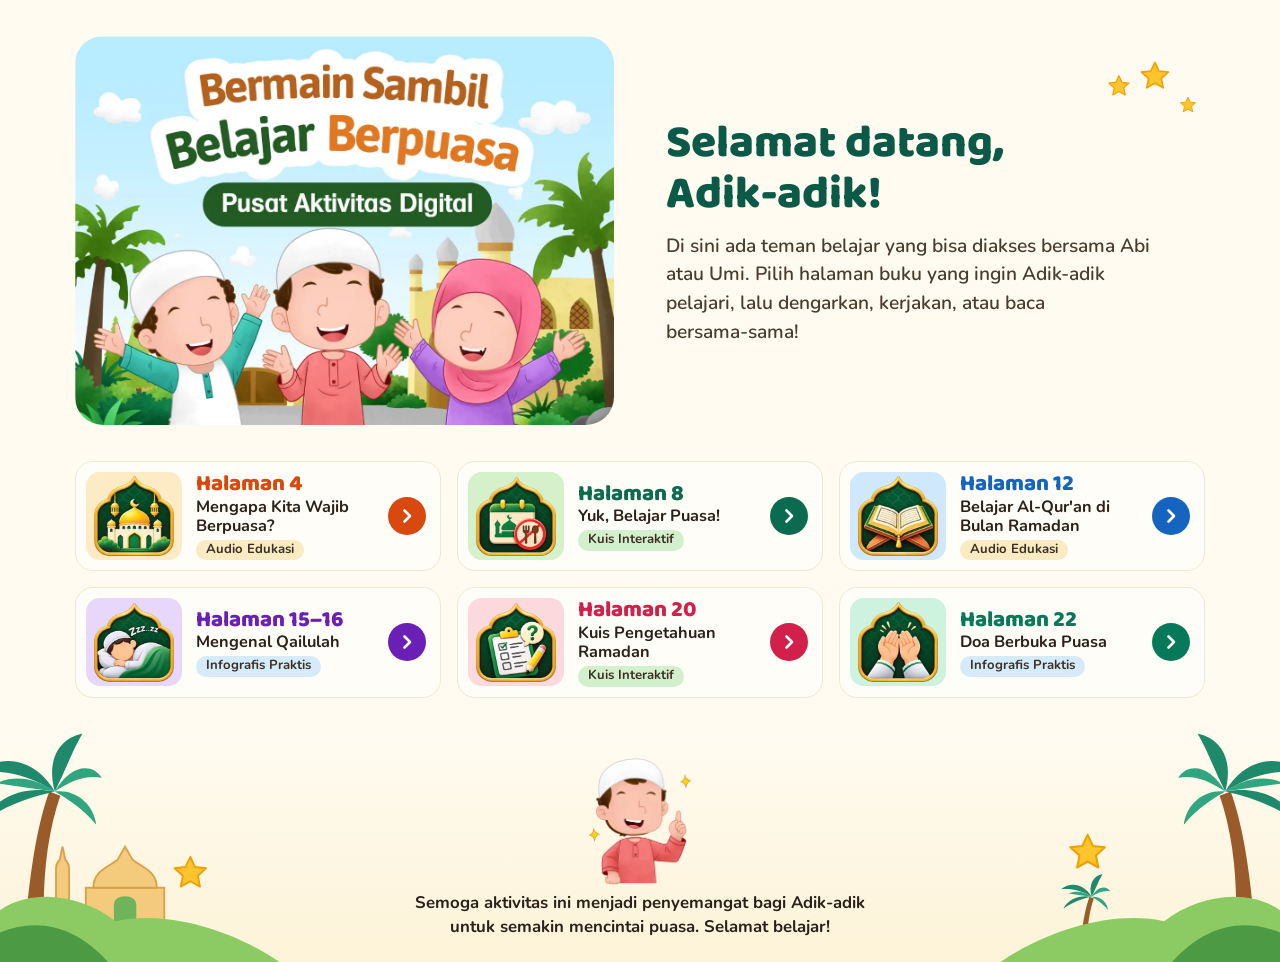
<file: index.html>
<!doctype html>
<html lang="id">
  <head>
    <meta charset="utf-8" />
    <meta
      name="viewport"
      content="width=device-width, initial-scale=1, viewport-fit=cover"
    />
    <title>Pusat Aktivitas Digital | Bermain Sambil Belajar Berpuasa</title>
    <meta
      name="description"
      content="Pusat aktivitas digital pendamping buku Bermain Sambil Belajar Berpuasa: audio, kuis, dan infografis untuk Adik-adik."
    />
    <meta name="theme-color" content="#CFE9F5" />
    <meta property="og:type" content="website" />
    <meta property="og:locale" content="id_ID" />
    <meta
      property="og:title"
      content="Pusat Aktivitas Digital | Bermain Sambil Belajar Berpuasa"
    />
    <meta
      property="og:description"
      content="Pusat aktivitas digital pendamping buku Bermain Sambil Belajar Berpuasa: audio, kuis, dan infografis untuk Adik-adik."
    />
    <link
      rel="icon"
      href="data:image/svg+xml,%3Csvg xmlns='http://www.w3.org/2000/svg' viewBox='0 0 24 24'%3E%3Cpath d='M12 1.8l3 6.5 7 .8-5.2 4.8 1.4 7-6.2-3.5-6.2 3.5 1.4-7L1.8 9.1l7-.8z' fill='%23FFC42E' stroke='%23F0A000' stroke-width='1.2' stroke-linejoin='round'/%3E%3C/svg%3E"
    />
    <link rel="preconnect" href="https://fonts.googleapis.com" />
    <link rel="preconnect" href="https://fonts.gstatic.com" crossorigin />
    <link
      href="https://fonts.googleapis.com/css2?family=Baloo+2:wght@700;800&family=Nunito:wght@600;700;800&display=swap"
      rel="stylesheet"
    />
    <style>
      :root {
        --cream: #fffbf0;
        --card: #fffdf8;
        --ink: #2b2118;
        --ink-soft: #4a3d30;
        --green-deep: #0b5a47;
        --line: #f1e8d3;
        --display: "Baloo 2", "Trebuchet MS", system-ui, sans-serif;
        --body: "Nunito", "Segoe UI", system-ui, sans-serif;
      }

      * {
        box-sizing: border-box;
      }

      html {
        -webkit-text-size-adjust: 100%;
      }

      body {
        margin: 0;
        background: var(--cream);
        color: var(--ink);
        font-family: var(--body);
        font-weight: 600;
        line-height: 1.4;
      }

      .app {
        position: relative;
        width: 100%;
        min-height: 100vh;
        min-height: 100dvh;
        overflow: hidden;
        background: var(--cream);
      }

      .sr-only {
        position: absolute;
        width: 1px;
        height: 1px;
        margin: -1px;
        overflow: hidden;
        clip-path: inset(50%);
        white-space: nowrap;
      }

      /* Ilustrasi utama */
      .hero {
        display: block;
      }

      .hero img {
        display: block;
        width: 100%;
        height: auto;
        aspect-ratio: 1200 / 866;
        object-fit: cover;
      }

      /* Pesan sambutan */
      .welcome {
        position: relative;
        z-index: 1;
        margin-top: -3px;
        padding: 0 40px 18px;
        background: var(--cream);
        text-align: center;
      }

      .cloud-edge {
        position: absolute;
        top: -20px;
        left: 0;
        display: block;
        width: 100%;
        height: 22px;
        color: var(--cream);
      }

      .welcome h2 {
        margin: 0 0 4px;
        padding-top: 4px;
        color: var(--green-deep);
        font-family: var(--display);
        font-size: clamp(1.45rem, 6.2vw, 1.75rem);
        font-weight: 800;
        line-height: 1.15;
      }

      .welcome p {
        margin: 0 auto;
        max-width: 34ch;
        color: var(--ink-soft);
        font-size: 0.95rem;
        line-height: 1.38;
      }

      .welcome .star {
        position: absolute;
      }
      .welcome .star-a {
        left: 11px;
        top: 62px;
        width: 24px;
      }
      .welcome .star-b {
        right: 10px;
        top: 58px;
        width: 26px;
      }
      .welcome .star-c {
        right: 22px;
        top: 96px;
        width: 17px;
      }

      .nowrap {
        white-space: nowrap;
      }

      /* Daftar halaman buku */
      .pages {
        position: relative;
        z-index: 1;
        display: grid;
        gap: 9px;
        margin: 0;
        padding: 0 14px 12px;
        list-style: none;
      }

      .page-link {
        display: grid;
        grid-template-columns: 88px minmax(0, 1fr) 38px;
        gap: 14px;
        align-items: center;
        min-height: 92px;
        padding: 7px 12px 7px 8px;
        border: 1px solid var(--line);
        border-radius: 18px;
        background: var(--card);
        color: inherit;
        text-decoration: none;
        transition:
          transform 120ms ease,
          border-color 120ms ease;
      }

      .page-link:hover {
        border-color: var(--accent);
      }
      .page-link:active {
        transform: scale(0.98);
      }

      .page-link:focus-visible {
        outline: 3px solid var(--accent);
        outline-offset: 2px;
      }

      .tile {
        display: grid;
        place-items: center;
        width: 88px;
        height: 76px;
        border-radius: 14px;
        background: var(--tile);
      }

      .tile img {
        display: block;
        width: 70px;
        height: 70px;
        object-fit: contain;
      }

      .page-info {
        min-width: 0;
      }

      .page-number {
        display: block;
        color: var(--accent);
        font-family: var(--display);
        font-size: 1.28rem;
        font-weight: 800;
        line-height: 1.1;
      }

      .page-title {
        display: block;
        margin-top: 1px;
        color: var(--ink);
        font-size: 0.96rem;
        font-weight: 700;
        line-height: 1.16;
      }

      .chip {
        display: inline-block;
        margin-top: 4px;
        padding: 1px 10px 2px;
        border-radius: 999px;
        background: var(--chip);
        color: #3b3024;
        font-size: 0.78rem;
        font-weight: 700;
        line-height: 1.35;
      }

      .chip-sand {
        --chip: #fbebc3;
      }
      .chip-mint {
        --chip: #d3f0cc;
      }
      .chip-sky {
        --chip: #d6ebfa;
      }

      .go {
        display: grid;
        place-items: center;
        width: 34px;
        height: 34px;
        justify-self: end;
        border-radius: 50%;
        background: var(--accent);
        color: #fff;
      }

      .go svg {
        width: 16px;
        height: 16px;
      }

      .p-orange {
        --accent: #d9480f;
        --tile: #fcebc4;
      }
      .p-green {
        --accent: #0b6b4f;
        --tile: #d5f1cb;
      }
      .p-blue {
        --accent: #1565c0;
        --tile: #cfe8fb;
      }
      .p-purple {
        --accent: #6a1fb5;
        --tile: #e7d8fb;
      }
      .p-pink {
        --accent: #d21f4c;
        --tile: #fcd9dd;
      }
      .p-mint {
        --accent: #067a58;
        --tile: #cdf2dd;
      }

      /* Pesan penutup */
      .closing {
        position: relative;
        padding: 16px 58px 82px;
        background: linear-gradient(#fffbf0, #fdf3d8);
        text-align: center;
      }

      .closing-kid {
        position: relative;
        z-index: 1;
        display: block;
        width: 104px;
        height: auto;
        margin: 0 auto 6px;
      }

      .closing p {
        position: relative;
        z-index: 1;
        margin: 0;
        color: var(--ink);
        font-size: 0.86rem;
        font-weight: 700;
        line-height: 1.32;
      }

      .scene {
        position: absolute;
        bottom: 0;
        display: block;
        width: 150px;
        height: 132px;
      }

      .scene-left {
        left: 0;
      }
      .scene-right {
        right: 0;
      }

      /* Tablet dan desktop */
      @media (min-width: 720px) {
        .app {
          display: grid;
          grid-template-columns:
            minmax(24px, 1fr)
            minmax(0, 580px)
            minmax(0, 580px)
            minmax(24px, 1fr);
          grid-template-rows: auto auto 1fr;
          column-gap: clamp(24px, 4vw, 56px);
          row-gap: clamp(24px, 3vw, 36px);
          padding-top: clamp(24px, 3vw, 36px);
        }

        .hero {
          grid-column: 2;
          grid-row: 1;
        }

        .hero img {
          border-radius: 28px;
        }

        .welcome {
          grid-column: 3;
          grid-row: 1;
          align-self: center;
          margin-top: 0;
          padding: 24px 0;
          background: none;
          text-align: left;
        }

        .cloud-edge {
          display: none;
        }

        .welcome h2 {
          margin-bottom: 12px;
          font-size: clamp(2rem, 3.6vw, 3rem);
          line-height: 1.1;
        }

        .welcome p {
          margin: 0;
          max-width: 42ch;
          font-size: clamp(1rem, 1.5vw, 1.2rem);
          line-height: 1.5;
        }

        .welcome .star-a {
          left: auto;
          right: 74px;
          top: -16px;
          width: 24px;
        }
        .welcome .star-b {
          right: 34px;
          top: -30px;
          width: 32px;
        }
        .welcome .star-c {
          right: 8px;
          top: 6px;
          width: 18px;
        }

        .pages {
          grid-column: 2 / 4;
          grid-row: 2;
          grid-template-columns: repeat(2, minmax(0, 1fr));
          grid-auto-rows: 1fr;
          gap: 16px;
          padding: 0;
        }

        .page-link {
          height: 100%;
          grid-template-columns: 96px minmax(0, 1fr) 38px;
          padding: 10px 14px 10px 10px;
        }

        .tile {
          width: 96px;
          height: 88px;
        }
        .tile img {
          width: 80px;
          height: 80px;
        }
        .page-number {
          font-size: 1.4rem;
        }
        .page-title {
          font-size: 1.02rem;
        }
        .chip {
          font-size: 0.82rem;
        }
        .go {
          width: 38px;
          height: 38px;
        }

        .closing {
          grid-column: 1 / -1;
          grid-row: 3;
          display: grid;
          place-items: center;
          align-self: end;
          min-height: clamp(150px, 17vw, 240px);
          padding: 24px clamp(170px, 24vw, 340px);
        }

        .closing p {
          max-width: 46ch;
          font-size: 1.05rem;
          line-height: 1.4;
        }

        .scene {
          width: clamp(170px, 22vw, 280px);
          height: auto;
          aspect-ratio: 150 / 132;
        }
      }

      @media (min-width: 720px) and (max-width: 899px) {
        .welcome .star-a {
          display: none;
        }
        .welcome .star-b {
          right: 26px;
          top: 0;
          width: 26px;
        }
        .welcome .star-c {
          right: 4px;
          top: 30px;
          width: 16px;
        }
      }

      @media (min-width: 1080px) {
        .pages {
          grid-template-columns: repeat(3, minmax(0, 1fr));
        }
      }

      @media (max-width: 359px) {
        .welcome {
          padding-inline: 32px;
        }
        .page-link {
          grid-template-columns: 72px minmax(0, 1fr) 34px;
          gap: 10px;
        }
        .tile {
          width: 72px;
          height: 68px;
        }
        .tile img {
          width: 60px;
          height: 60px;
        }
        .welcome .star-a,
        .welcome .star-b {
          width: 19px;
        }
        .welcome .star-a {
          left: 7px;
        }
        .welcome .star-b {
          right: 7px;
        }
        .welcome .star-c {
          display: none;
        }
        .closing {
          padding-inline: 48px;
        }
        .scene {
          width: 120px;
          height: 106px;
        }
      }

      @media (prefers-reduced-motion: reduce) {
        .page-link {
          transition: none;
        }
        .page-link:active {
          transform: none;
        }
      }
    </style>
  </head>
  <body>
    <svg width="0" height="0" style="position: absolute" aria-hidden="true">
      <defs>
        <symbol id="star" viewBox="0 0 24 24">
          <path
            d="M12 1.8l3 6.5 7 .8-5.2 4.8 1.4 7-6.2-3.5-6.2 3.5 1.4-7L1.8 9.100l7-.8z"
            fill="#FFC42E"
            stroke="#F0A000"
            stroke-width="1.2"
            stroke-linejoin="round"
          />
        </symbol>
        <symbol id="chevron" viewBox="0 0 16 16">
          <path
            d="M5.5 2.500L11 8l-5.5 5.5"
            fill="none"
            stroke="currentColor"
            stroke-width="2.6"
            stroke-linecap="round"
            stroke-linejoin="round"
          />
        </symbol>
        <symbol id="palm" viewBox="0 0 100 130">
          <path
            d="M44 128 C47 96 52 66 60 44 L68 47 C60 70 56 98 56 128 Z"
            fill="#9A5B2A"
          />
          <g fill="#1F8A6B">
            <path d="M64 44 C50 20 26 16 8 30 C26 28 46 32 64 44Z" />
            <path d="M64 44 C44 40 22 46 12 66 C28 54 46 48 64 44Z" />
            <path d="M64 44 C58 22 66 6 84 2 C76 16 72 28 64 44Z" />
          </g>
          <g fill="#2FA67F">
            <path d="M64 44 C74 26 90 22 98 34 C86 32 76 36 64 44Z" />
            <path d="M64 44 C78 42 92 52 94 68 C84 56 74 50 64 44Z" />
            <path d="M64 44 C50 34 34 32 22 38 C36 40 50 42 64 44Z" />
          </g>
        </symbol>
      </defs>
    </svg>

    <main class="app">
      <header class="hero">
        <h1 class="sr-only">
          Bermain Sambil Belajar Berpuasa: Pusat Aktivitas Digital
        </h1>
        <img
          src="gambar/sampul.webp"
          width="1200"
          height="866"
          alt="Tiga anak bersorak gembira di depan masjid, dengan judul Bermain Sambil Belajar Berpuasa dan label Pusat Aktivitas Digital."
        />
      </header>

      <section class="welcome" aria-labelledby="sambutan">
        <svg
          class="cloud-edge"
          viewBox="0 0 480 22"
          preserveAspectRatio="none"
          aria-hidden="true"
        >
          <path
            fill="currentColor"
            d="M0 22V16C14 4 34 4 48 12C60 0 88 0 102 10C112 8 124 8 132 8H348C356 8 368 8 378 10C392 0 420 0 432 12C446 4 466 4 480 16V22Z"
          />
        </svg>
        <svg class="star star-a" viewBox="0 0 24 24" aria-hidden="true">
          <use href="#star" />
        </svg>
        <svg class="star star-b" viewBox="0 0 24 24" aria-hidden="true">
          <use href="#star" />
        </svg>
        <svg class="star star-c" viewBox="0 0 24 24" aria-hidden="true">
          <use href="#star" />
        </svg>
        <h2 id="sambutan">
          Selamat datang, <span class="nowrap">Adik-adik!</span>
        </h2>
        <p>
          Di sini ada teman belajar yang bisa diakses bersama Abi atau Umi.
          Pilih halaman buku yang ingin Adik-adik pelajari, lalu dengarkan,
          kerjakan, atau baca <span class="nowrap">bersama-sama!</span>
        </p>
      </section>

      <ul class="pages">
        <li class="p-orange">
          <a class="page-link" href="halaman-4.html">
            <span class="tile"
              ><img
                src="gambar/ikon-halaman-4.webp"
                width="240"
                height="240"
                alt=""
            /></span>
            <span class="page-info">
              <span class="page-number">Halaman 4</span>
              <span class="page-title">Mengapa Kita Wajib Berpuasa?</span>
              <span class="chip chip-sand">Audio Edukasi</span>
            </span>
            <span class="go" aria-hidden="true"
              ><svg viewBox="0 0 16 16"><use href="#chevron" /></svg
            ></span>
          </a>
        </li>

        <li class="p-green">
          <a class="page-link" href="halaman-8.html">
            <span class="tile"
              ><img
                src="gambar/ikon-halaman-8.webp"
                width="240"
                height="240"
                alt=""
            /></span>
            <span class="page-info">
              <span class="page-number">Halaman 8</span>
              <span class="page-title">Yuk, Belajar Puasa!</span>
              <span class="chip chip-mint">Kuis Interaktif</span>
            </span>
            <span class="go" aria-hidden="true"
              ><svg viewBox="0 0 16 16"><use href="#chevron" /></svg
            ></span>
          </a>
        </li>

        <li class="p-blue">
          <a class="page-link" href="halaman-12.html">
            <span class="tile"
              ><img
                src="gambar/ikon-halaman-12.webp"
                width="240"
                height="240"
                alt=""
            /></span>
            <span class="page-info">
              <span class="page-number">Halaman 12</span>
              <span class="page-title">Belajar Al-Qur'an di Bulan Ramadan</span>
              <span class="chip chip-sand">Audio Edukasi</span>
            </span>
            <span class="go" aria-hidden="true"
              ><svg viewBox="0 0 16 16"><use href="#chevron" /></svg
            ></span>
          </a>
        </li>

        <li class="p-purple">
          <a class="page-link" href="halaman-15-16.html">
            <span class="tile"
              ><img
                src="gambar/ikon-halaman-15-16.webp"
                width="240"
                height="240"
                alt=""
            /></span>
            <span class="page-info">
              <span class="page-number nowrap">Halaman 15&ndash;16</span>
              <span class="page-title">Mengenal Qailulah</span>
              <span class="chip chip-sky">Infografis Praktis</span>
            </span>
            <span class="go" aria-hidden="true"
              ><svg viewBox="0 0 16 16"><use href="#chevron" /></svg
            ></span>
          </a>
        </li>

        <li class="p-pink">
          <a class="page-link" href="halaman-20.html">
            <span class="tile"
              ><img
                src="gambar/ikon-halaman-20.webp"
                width="240"
                height="240"
                alt=""
            /></span>
            <span class="page-info">
              <span class="page-number">Halaman 20</span>
              <span class="page-title">Kuis Pengetahuan Ramadan</span>
              <span class="chip chip-mint">Kuis Interaktif</span>
            </span>
            <span class="go" aria-hidden="true"
              ><svg viewBox="0 0 16 16"><use href="#chevron" /></svg
            ></span>
          </a>
        </li>

        <li class="p-mint">
          <a class="page-link" href="halaman-22.html">
            <span class="tile"
              ><img
                src="gambar/ikon-halaman-22.webp"
                width="240"
                height="240"
                alt=""
            /></span>
            <span class="page-info">
              <span class="page-number">Halaman 22</span>
              <span class="page-title">Doa Berbuka Puasa</span>
              <span class="chip chip-sky">Infografis Praktis</span>
            </span>
            <span class="go" aria-hidden="true"
              ><svg viewBox="0 0 16 16"><use href="#chevron" /></svg
            ></span>
          </a>
        </li>
      </ul>

      <footer class="closing">
        <svg class="scene scene-left" viewBox="0 0 150 132" aria-hidden="true">
          <use href="#palm" x="-18" y="6" width="74" height="100" />
          <g fill="#F4CB7D" stroke="#D9A24A" stroke-width="1">
            <path d="M30 108V82c0-2 1-4 2-5l1.5-7 1.5 7c1 1 2 3 2 5v26z" />
            <rect x="46" y="92" width="42" height="18" />
            <path d="M50 92c0-9 8-11 13-15l4-7 4 7c5 4 13 6 13 15z" />
          </g>
          <path d="M61 110v-9c0-6 12-6 12 0v9z" fill="#6FB35A" />
          <path
            d="M0 132V104c18-12 44-8 62 6 26-6 62 4 88 22z"
            fill="#8CCB63"
          />
          <path d="M0 132v-16c20-8 40-4 58 16z" fill="#4C9A44" />
          <use href="#star" x="92" y="74" width="20" height="20" />
        </svg>
        <svg class="scene scene-right" viewBox="0 0 150 132" aria-hidden="true">
          <g transform="translate(150 0) scale(-1 1)">
            <use href="#palm" x="-18" y="6" width="74" height="100" />
          </g>
          <use href="#palm" x="30" y="84" width="30" height="38" />
          <path
            d="M150 132V104c-18-12-44-8-62 6-26-6-62 4-88 22z"
            fill="#8CCB63"
          />
          <path d="M150 132v-16c-20-8-40-4-58 16z" fill="#4C9A44" />
          <use href="#star" x="36" y="62" width="22" height="22" />
        </svg>
        <img
          class="closing-kid"
          src="assets/maskot.webp"
          width="420"
          height="515"
          alt=""
        />
        <p>
          Semoga aktivitas ini menjadi penyemangat bagi
          <span class="nowrap">Adik-adik</span> untuk semakin mencintai puasa.
          Selamat belajar!
        </p>
      </footer>
    </main>
  </body>
</html>
</file>
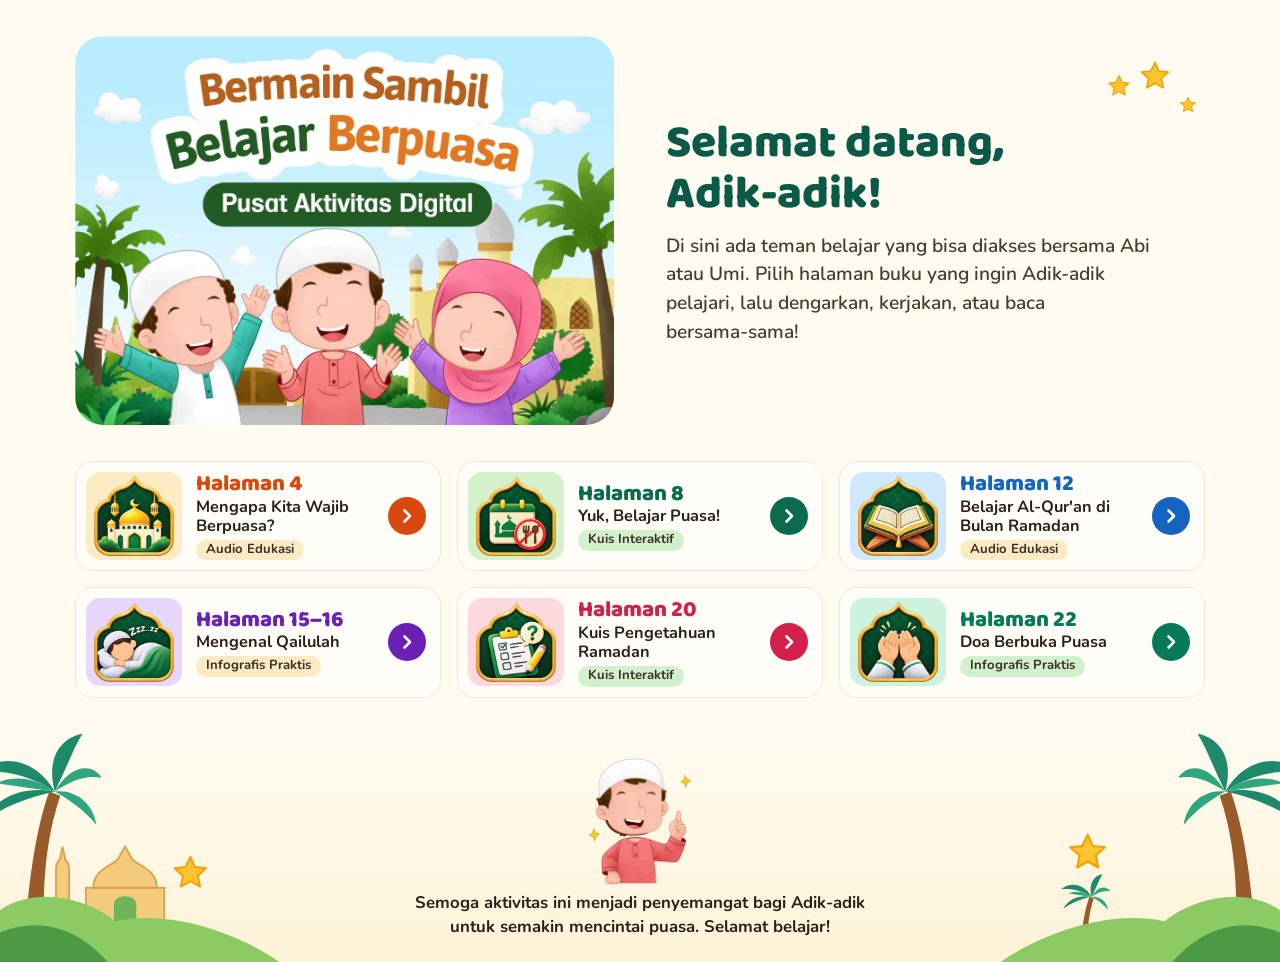
<file: halaman_utama.html>
<!doctype html>
<html lang="id">
<head>
<meta charset="utf-8">
<meta name="viewport" content="width=device-width, initial-scale=1, viewport-fit=cover">
<title>Pusat Aktivitas Digital | Bermain Sambil Belajar Berpuasa</title>
<meta name="description" content="Pusat aktivitas digital pendamping buku Bermain Sambil Belajar Berpuasa: audio, kuis, dan infografis untuk Adik-adik.">
<meta name="theme-color" content="#CFE9F5">
<meta property="og:type" content="website">
<meta property="og:locale" content="id_ID">
<meta property="og:title" content="Pusat Aktivitas Digital | Bermain Sambil Belajar Berpuasa">
<meta property="og:description" content="Pusat aktivitas digital pendamping buku Bermain Sambil Belajar Berpuasa: audio, kuis, dan infografis untuk Adik-adik.">
<link rel="icon" href="data:image/svg+xml,%3Csvg xmlns='http://www.w3.org/2000/svg' viewBox='0 0 24 24'%3E%3Cpath d='M12 1.8l3 6.5 7 .8-5.2 4.8 1.4 7-6.2-3.5-6.2 3.5 1.4-7L1.8 9.1l7-.8z' fill='%23FFC42E' stroke='%23F0A000' stroke-width='1.2' stroke-linejoin='round'/%3E%3C/svg%3E">
<link rel="preconnect" href="https://fonts.googleapis.com">
<link rel="preconnect" href="https://fonts.gstatic.com" crossorigin>
<link href="https://fonts.googleapis.com/css2?family=Baloo+2:wght@700;800&family=Nunito:wght@600;700;800&display=swap" rel="stylesheet">
<style>
  :root {
    --cream: #FFFBF0;
    --card: #FFFDF8;
    --ink: #2B2118;
    --ink-soft: #4A3D30;
    --green-deep: #0B5A47;
    --line: #F1E8D3;
    --display: "Baloo 2", "Trebuchet MS", system-ui, sans-serif;
    --body: "Nunito", "Segoe UI", system-ui, sans-serif;
  }

  * { box-sizing: border-box; }

  html { -webkit-text-size-adjust: 100%; }

  body {
    margin: 0;
    background: var(--cream);
    color: var(--ink);
    font-family: var(--body);
    font-weight: 600;
    line-height: 1.4;
  }

  .app {
    position: relative;
    width: 100%;
    min-height: 100vh;
    min-height: 100dvh;
    overflow: hidden;
    background: var(--cream);
  }

  .sr-only {
    position: absolute;
    width: 1px;
    height: 1px;
    margin: -1px;
    overflow: hidden;
    clip-path: inset(50%);
    white-space: nowrap;
  }

  /* Ilustrasi utama */
  .hero { display: block; }

  .hero img {
    display: block;
    width: 100%;
    height: auto;
    aspect-ratio: 1200 / 866;
    object-fit: cover;
  }


  /* Pesan sambutan */
  .welcome {
    position: relative;
    z-index: 1;
    margin-top: -3px;
    padding: 0 40px 18px;
    background: var(--cream);
    text-align: center;
  }

  .cloud-edge {
    position: absolute;
    top: -20px;
    left: 0;
    display: block;
    width: 100%;
    height: 22px;
    color: var(--cream);
  }

  .welcome h2 {
    margin: 0 0 4px;
    padding-top: 4px;
    color: var(--green-deep);
    font-family: var(--display);
    font-size: clamp(1.45rem, 6.2vw, 1.75rem);
    font-weight: 800;
    line-height: 1.15;
  }

  .welcome p {
    margin: 0 auto;
    max-width: 34ch;
    color: var(--ink-soft);
    font-size: 0.95rem;
    line-height: 1.38;
  }

  .welcome .star { position: absolute; }
  .welcome .star-a { left: 11px; top: 62px; width: 24px; }
  .welcome .star-b { right: 10px; top: 58px; width: 26px; }
  .welcome .star-c { right: 22px; top: 96px; width: 17px; }

  .nowrap { white-space: nowrap; }

  /* Daftar halaman buku */
  .pages {
    position: relative;
    z-index: 1;
    display: grid;
    gap: 9px;
    margin: 0;
    padding: 0 14px 12px;
    list-style: none;
  }

  .page-link {
    display: grid;
    grid-template-columns: 88px minmax(0, 1fr) 38px;
    gap: 14px;
    align-items: center;
    min-height: 92px;
    padding: 7px 12px 7px 8px;
    border: 1px solid var(--line);
    border-radius: 18px;
    background: var(--card);
    color: inherit;
    text-decoration: none;
    transition: transform 120ms ease, border-color 120ms ease;
  }

  .page-link:hover { border-color: var(--accent); }
  .page-link:active { transform: scale(0.98); }

  .page-link:focus-visible {
    outline: 3px solid var(--accent);
    outline-offset: 2px;
  }

  .tile {
    display: grid;
    place-items: center;
    width: 88px;
    height: 76px;
    border-radius: 14px;
    background: var(--tile);
  }

  .tile img { display: block; width: 70px; height: 70px; object-fit: contain; }

  .page-info { min-width: 0; }

  .page-number {
    display: block;
    color: var(--accent);
    font-family: var(--display);
    font-size: 1.28rem;
    font-weight: 800;
    line-height: 1.1;
  }

  .page-title {
    display: block;
    margin-top: 1px;
    color: var(--ink);
    font-size: 0.96rem;
    font-weight: 700;
    line-height: 1.16;
  }

  .chip {
    display: inline-block;
    margin-top: 4px;
    padding: 1px 10px 2px;
    border-radius: 999px;
    background: var(--chip);
    color: #3B3024;
    font-size: 0.78rem;
    font-weight: 700;
    line-height: 1.35;
  }

  .chip-sand { --chip: #FBEBC3; }
  .chip-mint { --chip: #D3F0CC; }

  .go {
    display: grid;
    place-items: center;
    width: 34px;
    height: 34px;
    justify-self: end;
    border-radius: 50%;
    background: var(--accent);
    color: #fff;
  }

  .go svg { width: 16px; height: 16px; }

  .p-orange { --accent: #D9480F; --tile: #FCEBC4; }
  .p-green  { --accent: #0B6B4F; --tile: #D5F1CB; }
  .p-blue   { --accent: #1565C0; --tile: #CFE8FB; }
  .p-purple { --accent: #6A1FB5; --tile: #E7D8FB; }
  .p-pink   { --accent: #D21F4C; --tile: #FCD9DD; }
  .p-mint   { --accent: #067A58; --tile: #CDF2DD; }

  /* Pesan penutup */
  .closing {
    position: relative;
    padding: 16px 58px 82px;
    background: linear-gradient(#FFFBF0, #FDF3D8);
    text-align: center;
  }

  .closing-kid {
    position: relative;
    z-index: 1;
    display: block;
    width: 104px;
    height: auto;
    margin: 0 auto 6px;
  }

  .closing p {
    position: relative;
    z-index: 1;
    margin: 0;
    color: var(--ink);
    font-size: 0.86rem;
    font-weight: 700;
    line-height: 1.32;
  }

  .scene {
    position: absolute;
    bottom: 0;
    display: block;
    width: 150px;
    height: 132px;
  }

  .scene-left { left: 0; }
  .scene-right { right: 0; }

  /* Tablet dan desktop */
  @media (min-width: 720px) {
    .app {
      display: grid;
      grid-template-columns:
        minmax(24px, 1fr)
        minmax(0, 580px)
        minmax(0, 580px)
        minmax(24px, 1fr);
      grid-template-rows: auto auto 1fr;
      column-gap: clamp(24px, 4vw, 56px);
      row-gap: clamp(24px, 3vw, 36px);
      padding-top: clamp(24px, 3vw, 36px);
    }

    .hero { grid-column: 2; grid-row: 1; }

    .hero img { border-radius: 28px; }

    .welcome {
      grid-column: 3;
      grid-row: 1;
      align-self: center;
      margin-top: 0;
      padding: 24px 0;
      background: none;
      text-align: left;
    }

    .cloud-edge { display: none; }

    .welcome h2 {
      margin-bottom: 12px;
      font-size: clamp(2rem, 3.6vw, 3rem);
      line-height: 1.1;
    }

    .welcome p {
      margin: 0;
      max-width: 42ch;
      font-size: clamp(1rem, 1.5vw, 1.2rem);
      line-height: 1.5;
    }

    .welcome .star-a { left: auto; right: 74px; top: -16px; width: 24px; }
    .welcome .star-b { right: 34px; top: -30px; width: 32px; }
    .welcome .star-c { right: 8px; top: 6px; width: 18px; }

    .pages {
      grid-column: 2 / 4;
      grid-row: 2;
      grid-template-columns: repeat(2, minmax(0, 1fr));
      grid-auto-rows: 1fr;
      gap: 16px;
      padding: 0;
    }

    .page-link {
      height: 100%;
      grid-template-columns: 96px minmax(0, 1fr) 38px;
      padding: 10px 14px 10px 10px;
    }

    .tile { width: 96px; height: 88px; }
    .tile img { width: 80px; height: 80px; }
    .page-number { font-size: 1.4rem; }
    .page-title { font-size: 1.02rem; }
    .chip { font-size: 0.82rem; }
    .go { width: 38px; height: 38px; }

    .closing {
      grid-column: 1 / -1;
      grid-row: 3;
      display: grid;
      place-items: center;
      align-self: end;
      min-height: clamp(150px, 17vw, 240px);
      padding: 24px clamp(170px, 24vw, 340px);
    }

    .closing p { max-width: 46ch; font-size: 1.05rem; line-height: 1.4; }

    .scene {
      width: clamp(170px, 22vw, 280px);
      height: auto;
      aspect-ratio: 150 / 132;
    }
  }

  @media (min-width: 720px) and (max-width: 899px) {
    .welcome .star-a { display: none; }
    .welcome .star-b { right: 26px; top: 0; width: 26px; }
    .welcome .star-c { right: 4px; top: 30px; width: 16px; }
  }

  @media (min-width: 1080px) {
    .pages { grid-template-columns: repeat(3, minmax(0, 1fr)); }
  }

  @media (max-width: 359px) {
    .welcome { padding-inline: 32px; }
    .page-link { grid-template-columns: 72px minmax(0, 1fr) 34px; gap: 10px; }
    .tile { width: 72px; height: 68px; }
    .tile img { width: 60px; height: 60px; }
    .welcome .star-a, .welcome .star-b { width: 19px; }
    .welcome .star-a { left: 7px; }
    .welcome .star-b { right: 7px; }
    .welcome .star-c { display: none; }
    .closing { padding-inline: 48px; }
    .scene { width: 120px; height: 106px; }
  }

  @media (prefers-reduced-motion: reduce) {
    .page-link { transition: none; }
    .page-link:active { transform: none; }
  }
</style>
</head>
<body>

<svg width="0" height="0" style="position:absolute" aria-hidden="true">
  <defs>
    <symbol id="star" viewBox="0 0 24 24">
      <path d="M12 1.8l3 6.5 7 .8-5.2 4.8 1.4 7-6.2-3.5-6.2 3.5 1.4-7L1.8 9.100l7-.8z" fill="#FFC42E" stroke="#F0A000" stroke-width="1.2" stroke-linejoin="round"/>
    </symbol>
    <symbol id="chevron" viewBox="0 0 16 16">
      <path d="M5.5 2.500L11 8l-5.5 5.5" fill="none" stroke="currentColor" stroke-width="2.6" stroke-linecap="round" stroke-linejoin="round"/>
    </symbol>
    <symbol id="palm" viewBox="0 0 100 130">
      <path d="M44 128 C47 96 52 66 60 44 L68 47 C60 70 56 98 56 128 Z" fill="#9A5B2A"/>
      <g fill="#1F8A6B">
        <path d="M64 44 C50 20 26 16 8 30 C26 28 46 32 64 44Z"/>
        <path d="M64 44 C44 40 22 46 12 66 C28 54 46 48 64 44Z"/>
        <path d="M64 44 C58 22 66 6 84 2 C76 16 72 28 64 44Z"/>
      </g>
      <g fill="#2FA67F">
        <path d="M64 44 C74 26 90 22 98 34 C86 32 76 36 64 44Z"/>
        <path d="M64 44 C78 42 92 52 94 68 C84 56 74 50 64 44Z"/>
        <path d="M64 44 C50 34 34 32 22 38 C36 40 50 42 64 44Z"/>
      </g>
    </symbol>
  </defs>
</svg>

<main class="app">

  <header class="hero">
    <h1 class="sr-only">Bermain Sambil Belajar Berpuasa: Pusat Aktivitas Digital</h1>
    <img src="gambar/sampul.webp" width="1200" height="866" alt="Tiga anak bersorak gembira di depan masjid, dengan judul Bermain Sambil Belajar Berpuasa dan label Pusat Aktivitas Digital.">
  </header>

  <section class="welcome" aria-labelledby="sambutan">
    <svg class="cloud-edge" viewBox="0 0 480 22" preserveAspectRatio="none" aria-hidden="true">
      <path fill="currentColor" d="M0 22V16C14 4 34 4 48 12C60 0 88 0 102 10C112 8 124 8 132 8H348C356 8 368 8 378 10C392 0 420 0 432 12C446 4 466 4 480 16V22Z"/>
    </svg>
    <svg class="star star-a" viewBox="0 0 24 24" aria-hidden="true"><use href="#star"/></svg>
    <svg class="star star-b" viewBox="0 0 24 24" aria-hidden="true"><use href="#star"/></svg>
    <svg class="star star-c" viewBox="0 0 24 24" aria-hidden="true"><use href="#star"/></svg>
    <h2 id="sambutan">Selamat datang, <span class="nowrap">Adik-adik!</span></h2>
    <p>Di sini ada teman belajar yang bisa diakses bersama Abi atau Umi. Pilih halaman buku yang ingin Adik-adik pelajari, lalu dengarkan, kerjakan, atau baca <span class="nowrap">bersama-sama!</span></p>
  </section>

  <ul class="pages">

    <li class="p-orange">
      <a class="page-link" href="halaman-4.html">
        <span class="tile"><img src="gambar/ikon-halaman-4.webp" width="240" height="240" alt=""></span>
        <span class="page-info">
          <span class="page-number">Halaman 4</span>
          <span class="page-title">Mengapa Kita Wajib Berpuasa?</span>
          <span class="chip chip-sand">Audio Edukasi</span>
        </span>
        <span class="go" aria-hidden="true"><svg viewBox="0 0 16 16"><use href="#chevron"/></svg></span>
      </a>
    </li>

    <li class="p-green">
      <a class="page-link" href="halaman-8.html">
        <span class="tile"><img src="gambar/ikon-halaman-8.webp" width="240" height="240" alt=""></span>
        <span class="page-info">
          <span class="page-number">Halaman 8</span>
          <span class="page-title">Yuk, Belajar Puasa!</span>
          <span class="chip chip-mint">Kuis Interaktif</span>
        </span>
        <span class="go" aria-hidden="true"><svg viewBox="0 0 16 16"><use href="#chevron"/></svg></span>
      </a>
    </li>

    <li class="p-blue">
      <a class="page-link" href="halaman-12.html">
        <span class="tile"><img src="gambar/ikon-halaman-12.webp" width="240" height="240" alt=""></span>
        <span class="page-info">
          <span class="page-number">Halaman 12</span>
          <span class="page-title">Belajar Al-Qur'an di Bulan Ramadan</span>
          <span class="chip chip-sand">Audio Edukasi</span>
        </span>
        <span class="go" aria-hidden="true"><svg viewBox="0 0 16 16"><use href="#chevron"/></svg></span>
      </a>
    </li>

    <li class="p-purple">
      <a class="page-link" href="halaman-15-16.html">
        <span class="tile"><img src="gambar/ikon-halaman-15-16.webp" width="240" height="240" alt=""></span>
        <span class="page-info">
          <span class="page-number nowrap">Halaman 15&ndash;16</span>
          <span class="page-title">Mengenal Qailulah</span>
          <span class="chip chip-sand">Infografis Praktis</span>
        </span>
        <span class="go" aria-hidden="true"><svg viewBox="0 0 16 16"><use href="#chevron"/></svg></span>
      </a>
    </li>

    <li class="p-pink">
      <a class="page-link" href="halaman-20.html">
        <span class="tile"><img src="gambar/ikon-halaman-20.webp" width="240" height="240" alt=""></span>
        <span class="page-info">
          <span class="page-number">Halaman 20</span>
          <span class="page-title">Kuis Pengetahuan Ramadan</span>
          <span class="chip chip-mint">Kuis Interaktif</span>
        </span>
        <span class="go" aria-hidden="true"><svg viewBox="0 0 16 16"><use href="#chevron"/></svg></span>
      </a>
    </li>

    <li class="p-mint">
      <a class="page-link" href="halaman-22.html">
        <span class="tile"><img src="gambar/ikon-halaman-22.webp" width="240" height="240" alt=""></span>
        <span class="page-info">
          <span class="page-number">Halaman 22</span>
          <span class="page-title">Doa Berbuka Puasa</span>
          <span class="chip chip-mint">Infografis Praktis</span>
        </span>
        <span class="go" aria-hidden="true"><svg viewBox="0 0 16 16"><use href="#chevron"/></svg></span>
      </a>
    </li>

  </ul>

  <footer class="closing">
    <svg class="scene scene-left" viewBox="0 0 150 132" aria-hidden="true">
      <use href="#palm" x="-18" y="6" width="74" height="100"/>
      <g fill="#F4CB7D" stroke="#D9A24A" stroke-width="1">
        <path d="M30 108V82c0-2 1-4 2-5l1.5-7 1.5 7c1 1 2 3 2 5v26z"/>
        <rect x="46" y="92" width="42" height="18"/>
        <path d="M50 92c0-9 8-11 13-15l4-7 4 7c5 4 13 6 13 15z"/>
      </g>
      <path d="M61 110v-9c0-6 12-6 12 0v9z" fill="#6FB35A"/>
      <path d="M0 132V104c18-12 44-8 62 6 26-6 62 4 88 22z" fill="#8CCB63"/>
      <path d="M0 132v-16c20-8 40-4 58 16z" fill="#4C9A44"/>
      <use href="#star" x="92" y="74" width="20" height="20"/>
    </svg>
    <svg class="scene scene-right" viewBox="0 0 150 132" aria-hidden="true">
      <g transform="translate(150 0) scale(-1 1)"><use href="#palm" x="-18" y="6" width="74" height="100"/></g>
      <use href="#palm" x="30" y="84" width="30" height="38"/>
      <path d="M150 132V104c-18-12-44-8-62 6-26-6-62 4-88 22z" fill="#8CCB63"/>
      <path d="M150 132v-16c-20-8-40-4-58 16z" fill="#4C9A44"/>
      <use href="#star" x="36" y="62" width="22" height="22"/>
    </svg>
    <img class="closing-kid" src="assets/maskot.webp" width="420" height="515" alt="">
    <p>Semoga aktivitas ini menjadi penyemangat bagi <span class="nowrap">Adik-adik</span> untuk semakin mencintai puasa. Selamat belajar!</p>
  </footer>

</main>

</body>
</html>
</file>
